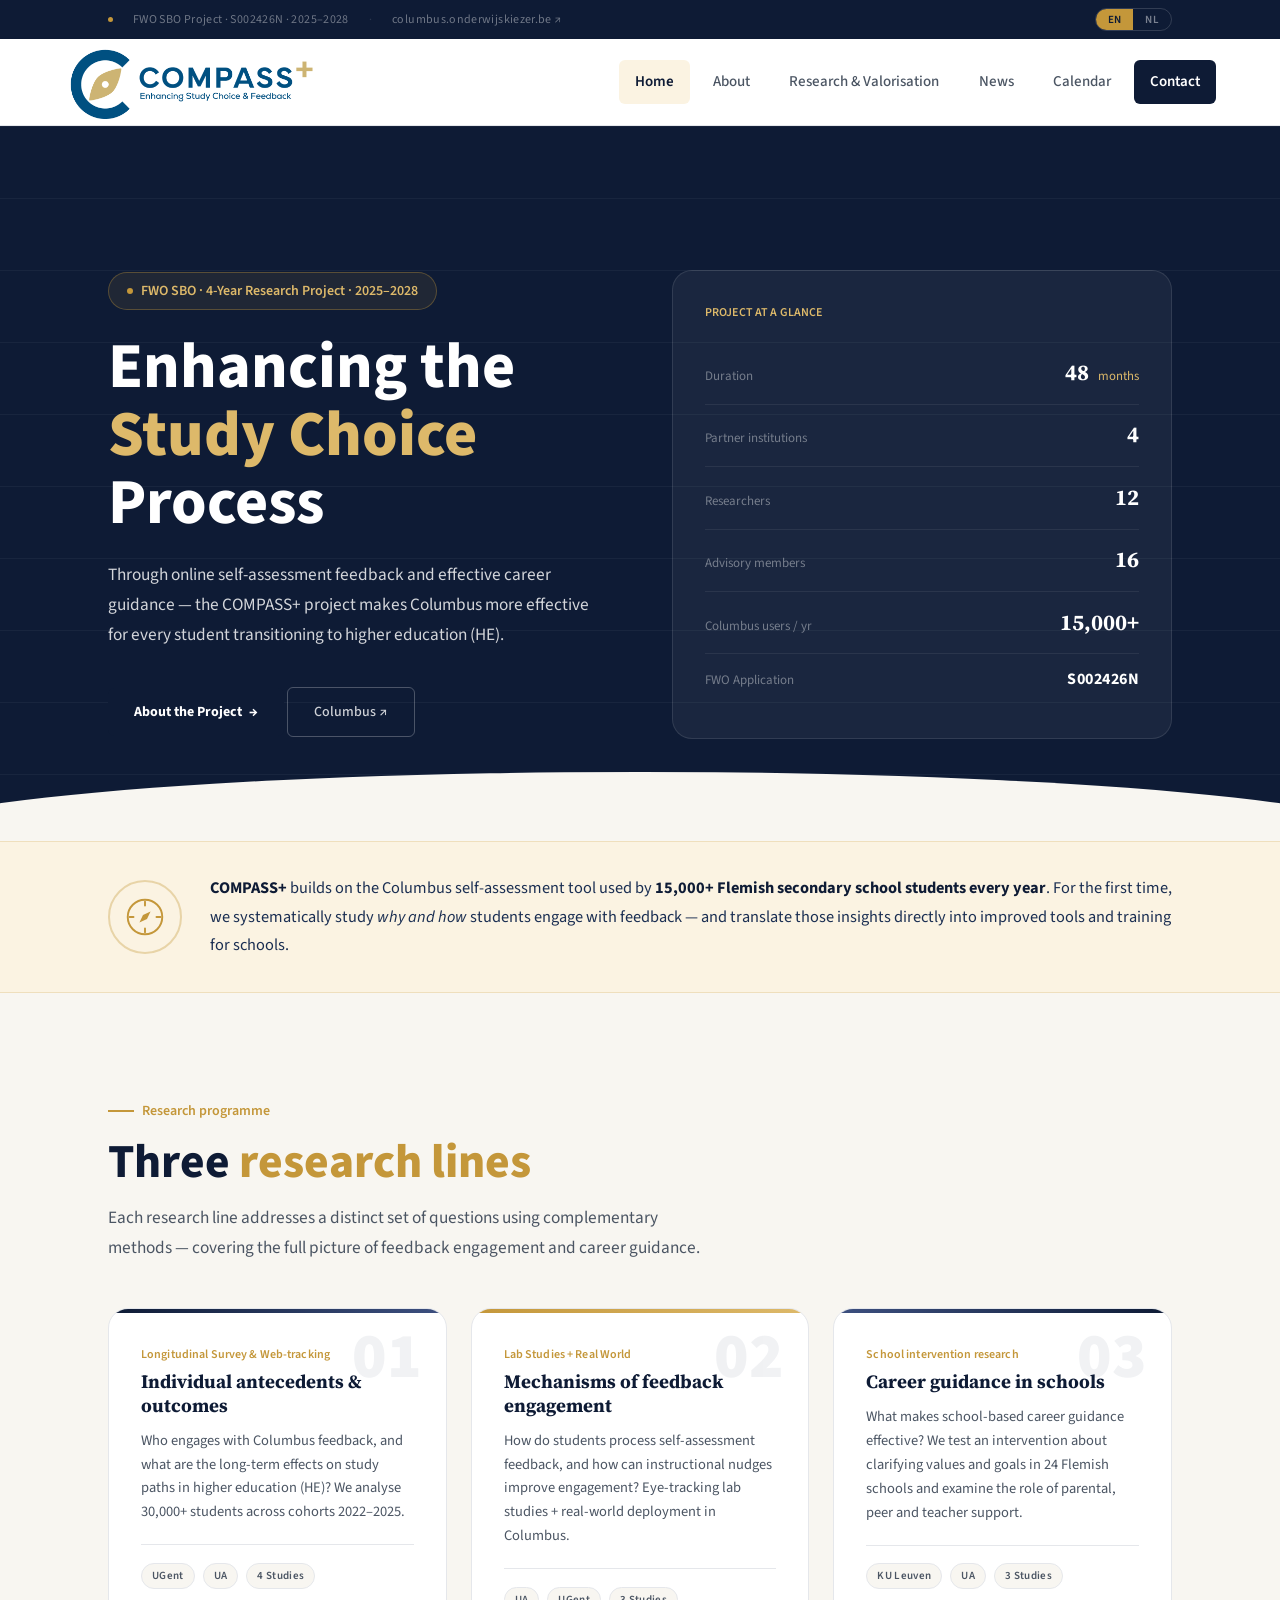
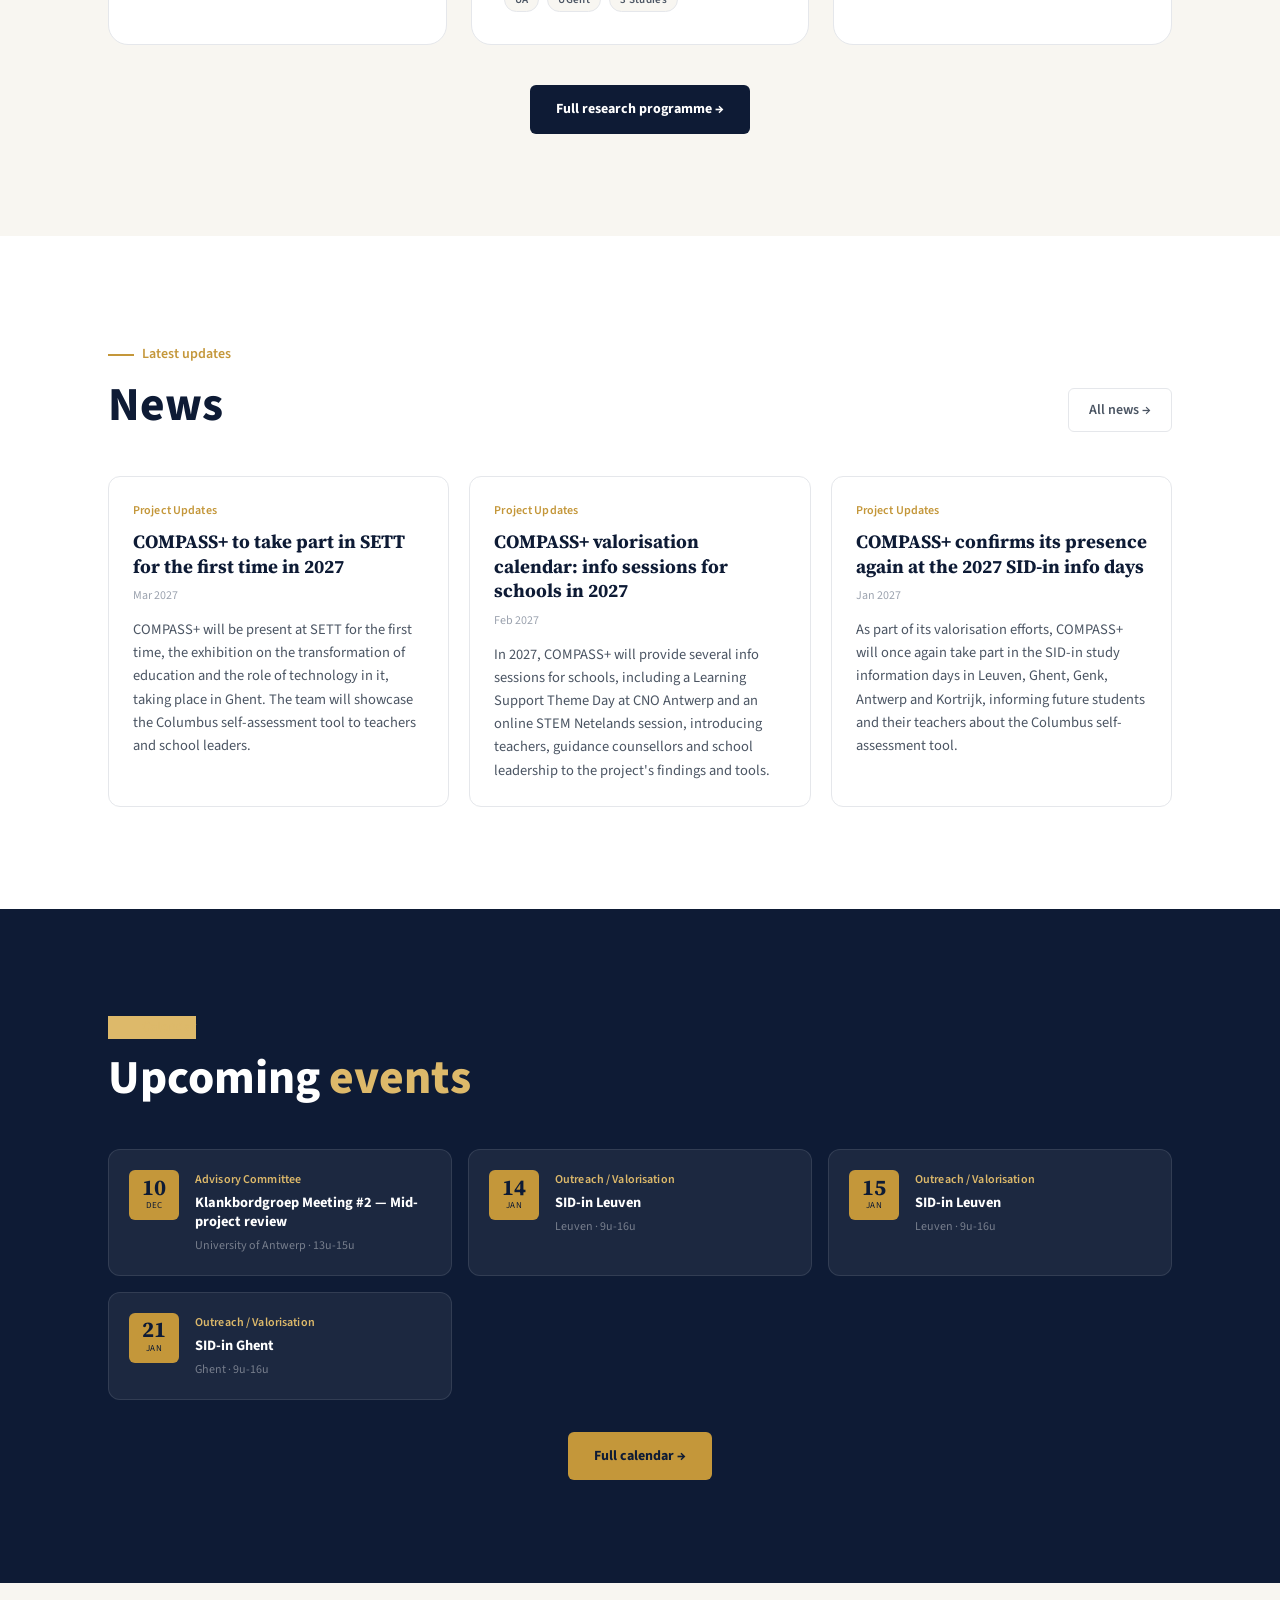
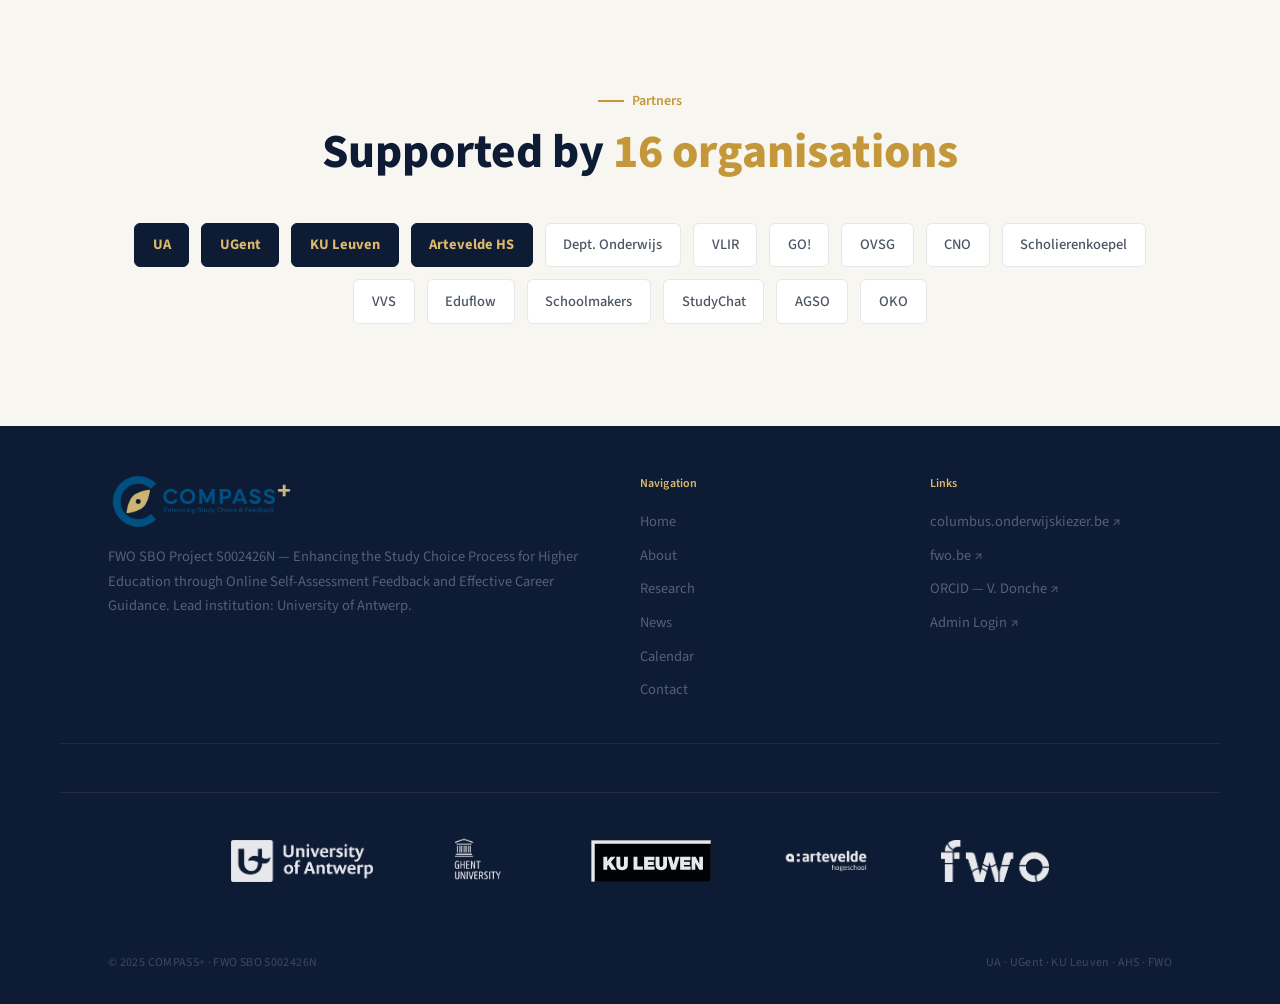
<file: index.html>
<!DOCTYPE html>
<html lang="en" data-lang="en">
<head>
<meta charset="UTF-8">
<meta name="viewport" content="width=device-width, initial-scale=1.0">
<meta name="description" content="COMPASS+ — FWO SBO research project enhancing study choice for higher education through Columbus self-assessment feedback.">
<meta property="og:title" content="COMPASS+ | FWO SBO Research Project">
<meta property="og:description" content="Enhancing the Study Choice Process for Higher Education through Online Self-Assessment Feedback and Effective Career Guidance.">
<meta property="og:type" content="website">
<title>COMPASS+ | FWO SBO Research Project</title>
<link rel="preconnect" href="https://fonts.googleapis.com">
<link href="https://fonts.googleapis.com/css2?family=Source+Sans+3:wght@400;500;600;700;800&family=Source+Serif+4:opsz,wght@8..60,600;8..60,700&display=swap" rel="stylesheet">
<link rel="stylesheet" href="css/style.css">
<script src="https://identity.netlify.com/v1/netlify-identity-widget.js"></script>
</head>
<body>

<!-- ══════════════════════════════════════
  TOPBAR
══════════════════════════════════════ -->
<div class="topbar" id="topbar">
  <div class="container topbar-inner">
    <div class="topbar-left">
      <span class="topbar-dot"></span>
      <span class="en" id="topbar-text-en">FWO SBO Project · S002426N · 2025–2028</span>
      <span class="nl" id="topbar-text-nl">FWO SBO Project · S002426N · 2025–2028</span>
      <span class="topbar-sep">·</span>
      <a href="https://columbus.onderwijskiezer.be" target="_blank" rel="noopener">columbus.onderwijskiezer.be ↗</a>
    </div>
    <div class="topbar-right">
      <div class="lang-switcher">
        <button class="lang-btn active" id="btn-en" onclick="setLang('en')">EN</button>
        <button class="lang-btn" id="btn-nl" onclick="setLang('nl')">NL</button>
      </div>
    </div>
  </div>
</div>

<!-- ══════════════════════════════════════
  NAVBAR
══════════════════════════════════════ -->
<nav class="navbar" id="navbar">
  <div class="container navbar-inner">

    <a href="#" class="logo" onclick="showPage('home');return false;">
      <img src="./images/COMPASS-hor-rgb2.png" alt="COMPASS+" class="site-logo">
    </a>

    <ul class="nav-links" id="nav-links">
      <li><a href="#" id="nav-home" class="nav-link active" onclick="showPage('home');return false;">
        <span class="en">Home</span><span class="nl">Home</span></a></li>
      <li><a href="#" id="nav-about" class="nav-link" onclick="showPage('about');return false;">
        <span class="en">About</span><span class="nl">Over ons</span></a></li>
      <li><a href="#" id="nav-research" class="nav-link" onclick="showPage('research');return false;">
        <span class="en">Research & Valorisation</span><span class="nl">Onderzoek & Valorisatie</span></a></li>
      <li><a href="#" id="nav-news" class="nav-link" onclick="showPage('news');return false;">
        <span class="en">News</span><span class="nl">Nieuws</span></a></li>
      <li><a href="#" id="nav-calendar" class="nav-link" onclick="showPage('calendar');return false;">
        <span class="en">Calendar</span><span class="nl">Kalender</span></a></li>
      <li><a href="#" id="nav-contact" class="nav-link nav-cta" onclick="showPage('contact');return false;">
        Contact</a></li>
    </ul>

    <button class="hamburger" id="hamburger" aria-label="Menu">
      <span></span><span></span><span></span>
    </button>

  </div>
</nav>
  
<!-- Mobile drawer -->
<div class="mobile-drawer" id="mobile-drawer">
  <div class="mobile-drawer-inner">
    <button class="drawer-close" id="drawer-close">✕</button>
    <a href="#" onclick="showPage('home');closeMobile();return false;"><span class="en">Home</span><span class="nl">Home</span></a>
    <a href="#" onclick="showPage('about');closeMobile();return false;"><span class="en">About</span><span class="nl">Over ons</span></a>
    <a href="#" onclick="showPage('research');closeMobile();return false;"><span class="en">Research</span><span class="nl">Onderzoek</span></a>
    <a href="#" onclick="showPage('news');closeMobile();return false;"><span class="en">News</span><span class="nl">Nieuws</span></a>
    <a href="#" onclick="showPage('calendar');closeMobile();return false;"><span class="en">Calendar</span><span class="nl">Kalender</span></a>
    <a href="#" onclick="showPage('contact');closeMobile();return false;">Contact</a>
    <div class="mobile-lang">
      <button class="lang-btn active" id="mbtn-en" onclick="setLang('en')">EN</button>
      <button class="lang-btn" id="mbtn-nl" onclick="setLang('nl')">NL</button>
    </div>
  </div>
</div>

<!-- ══════════════════════════════════════
  PAGES
══════════════════════════════════════ -->

<!-- ── HOME ── -->
<div class="page active" id="page-home">

  <section class="hero">
    <div class="hero-bg"></div>
    <div class="hero-orb hero-orb1"></div>
    <div class="hero-orb hero-orb2"></div>
    <div class="container hero-grid">
      <div class="hero-content">
        <div class="badge">
          <span class="badge-dot"></span>
          <span class="en">FWO SBO · 4-Year Research Project · 2025–2028</span>
          <span class="nl">FWO SBO · 4-jarig Onderzoeksproject · 2025–2028</span>
        </div>
        <h1 class="hero-title">
          <span class="en">Enhancing the<br><em>Study Choice</em><br>Process</span>
          <span class="nl">Studiekeuze&shy;processen<br>voor <em>Hoger Onderwijs</em><br>Versterken</span>
        </h1>
        <p class="hero-desc">
          <span class="en">Through online self-assessment feedback and effective career guidance — the COMPASS+ project makes Columbus more effective for every student transitioning to higher education (HE).</span>
          <span class="nl">Via online zelfevaluatie-feedback en loopbaanbegeleiding — COMPASS+ maakt Columbus effectiever voor elke leerling in de transitie naar hoger onderwijs (HO).</span>
        </p>
        <div class="hero-btns">
          <a href="#" onclick="showPage('about');return false;" class="btn-primary">
            <span class="en">About the Project</span><span class="nl">Over het project</span> →
          </a>
          <a href="https://columbus.onderwijskiezer.be" target="_blank" class="btn-ghost">
            Columbus ↗
          </a>
        </div>
      </div>
      <div class="hero-panel">
        <div class="panel-label en">Project at a Glance</div>
        <div class="panel-label nl">Project in Cijfers</div>
        <div class="panel-row">
          <span class="panel-key en">Duration</span><span class="panel-key nl">Looptijd</span>
          <span class="panel-val">48 <small class="en">months</small><small class="nl">maanden</small></span>
        </div>
        <div class="panel-row">
          <span class="panel-key en">Partner institutions</span><span class="panel-key nl">Partnerinstellingen</span>
          <span class="panel-val">4</span>
        </div>
        <div class="panel-row">
          <span class="panel-key en">Researchers</span>
          <span class="panel-key nl">Onderzoekers</span>
          <span class="panel-val">12</span>
        </div>
        <div class="panel-row">
          <span class="panel-key en">Advisory members</span><span class="panel-key nl">Adviescommissie</span>
          <span class="panel-val">16</span>
        </div>
        <div class="panel-row">
          <span class="panel-key en">Columbus users / yr</span><span class="panel-key nl">Columbus gebruikers / jr</span>
          <span class="panel-val">15,000+</span>
        </div>
        <div class="panel-row">
          <span class="panel-key">FWO Application</span>
          <span class="panel-val panel-mono">S002426N</span>
        </div>
      </div>
    </div>
    <div class="hero-arc"></div>
  </section>

  <!-- Intro strip -->
  <div class="intro-strip">
    <div class="container intro-strip-inner">
      <div class="intro-icon" aria-hidden="true">
        <svg viewBox="0 0 48 48" focusable="false">
          <circle cx="24" cy="24" r="18"></circle>
          <path d="M29.8 18.2 26.1 26l-7.9 3.8 3.7-7.9 7.9-3.7Z"></path>
          <path d="M24 8v4M24 36v4M8 24h4M36 24h4"></path>
        </svg>
      </div>
      <p class="en"><strong>COMPASS+</strong> builds on the Columbus self-assessment tool used by <strong>15,000+ Flemish secondary school students every year</strong>. For the first time, we systematically study <em>why and how</em> students engage with feedback — and translate those insights directly into improved tools and training for schools.</p>
      <p class="nl"><strong>COMPASS+</strong> bouwt verder op de Columbus zelfevaluatietool die door <strong>meer dan 15.000 Vlaamse leerlingen per jaar</strong> wordt gebruikt. Voor het eerst onderzoeken we systematisch <em>waarom en hoe</em> leerlingen omgaan met feedback — en vertalen we die inzichten naar verbeterde tools en vorming voor scholen.</p>
    </div>
  </div>

  <!-- Research lines teaser -->
  <section class="section bg-cream">
    <div class="container">
      <div class="section-header reveal">
        <div class="section-tag en">Research programme</div>
        <div class="section-tag nl">Onderzoeksprogramma</div>
        <h2 class="section-title en">Three <em>research lines</em></h2>
        <h2 class="section-title nl">Drie <em>onderzoekslijnen</em></h2>
        <p class="section-lead en">Each research line addresses a distinct set of questions using complementary methods — covering the full picture of feedback engagement and career guidance.</p>
        <p class="section-lead nl">Elke onderzoekslijn beantwoordt specifieke vragen via complementaire methoden — samen bieden ze een volledig beeld van feedbackgebruik en studiekeuzebegeleiding.</p>
      </div>
      <div class="rl-grid">
        <div class="rl-card reveal" style="--delay:.05s">
          <div class="rl-bar" style="--c1:#0E1B35;--c2:#3D5080"></div>
          <div class="rl-num">01</div>
          <div class="rl-tag en">Longitudinal Survey & Web-tracking</div>
          <div class="rl-tag nl">Longitudinaal Survey & Web-tracking</div>
          <h3 class="rl-title en">Individual antecedents & outcomes</h3>
          <h3 class="rl-title nl">Individuele antecedenten & uitkomsten</h3>
          <p class="rl-desc en">Who engages with Columbus feedback, and what are the long-term effects on study paths in higher education (HE)? We analyse 30,000+ students across cohorts 2022–2025.</p>
          <p class="rl-desc nl">Wie gebruikt de Columbus-feedback en wat zijn de langetermijneffecten op studietrajecten in hoger onderwijs (HO)? We analyseren 30.000+ leerlingen uit cohorten 2022–2025.</p>
          <div class="rl-chips">
            <span class="chip">UGent</span><span class="chip">UA</span><span class="chip">4 Studies</span>
          </div>
        </div>
        <div class="rl-card reveal" style="--delay:.12s">
          <div class="rl-bar" style="--c1:#C4973A;--c2:#DDB96A"></div>
          <div class="rl-num">02</div>
          <div class="rl-tag en">Lab Studies + Real World</div>
          <div class="rl-tag nl">Labstudies + Praktijk</div>
          <h3 class="rl-title en">Mechanisms of feedback engagement</h3>
          <h3 class="rl-title nl">Mechanismen van feedbackgebruik</h3>
          <p class="rl-desc en">How do students process self-assessment feedback, and how can instructional nudges improve engagement? Eye-tracking lab studies + real-world deployment in Columbus.</p>
          <p class="rl-desc nl">Hoe verwerken leerlingen zelfevaluatiefeedback en hoe kunnen nudges het gebruik verbeteren? Eye-tracking labstudies + implementatie in Columbus.</p>
          <div class="rl-chips">
            <span class="chip">UA</span><span class="chip">UGent</span><span class="chip">3 Studies</span>
          </div>
        </div>
        <div class="rl-card reveal" style="--delay:.2s">
          <div class="rl-bar" style="--c1:#3D5080;--c2:#0E1B35"></div>
          <div class="rl-num">03</div>
          <div class="rl-tag en">School intervention research</div>
          <div class="rl-tag nl">Schoolinterventieonderzoek</div>
          <h3 class="rl-title en">Career guidance in schools</h3>
          <h3 class="rl-title nl">Studiekeuzebegeleiding op school</h3>
          <p class="rl-desc en">What makes school-based career guidance effective? We test an intervention about clarifying values and goals in 24 Flemish schools and examine the role of parental, peer and teacher support.</p>
          <p class="rl-desc nl">Wat maakt schoolgebaseerde studiekeuzebegeleiding effectief? We testen een interventie gericht op de verduidelijking van waarden en doelen in 24 Vlaamse scholen en onderzoeken ouder-, peer- en leerkrachtondersteuning.</p>
          <div class="rl-chips">
            <span class="chip">KU Leuven</span> <span class="chip">UA</span><span class="chip">3 Studies</span>
          </div>
        </div>
      </div>
      <div class="reveal" style="text-align:center;margin-top:2.5rem">
        <a href="#" onclick="showPage('research');return false;" class="btn-primary">
          <span class="en">Full research programme →</span>
          <span class="nl">Volledig onderzoeksprogramma →</span>
        </a>
      </div>
    </div>
  </section>

  <!-- Latest news teaser -->
  <section class="section bg-white">
    <div class="container">
      <div class="section-header reveal" style="display:flex;justify-content:space-between;align-items:flex-end;flex-wrap:wrap;gap:1rem">
        <div>
          <div class="section-tag en">Latest updates</div>
          <div class="section-tag nl">Laatste nieuws</div>
          <h2 class="section-title en">News </h2>
          <h2 class="section-title nl">Nieuws </h2>
        </div>
        <a href="#" onclick="showPage('news');return false;" class="btn-outline">
          <span class="en">All news →</span><span class="nl">Alle nieuws →</span>
        </a>
      </div>
      <div class="news-teaser-grid reveal" id="home-news"></div>
    </div>
  </section>

  <!-- Upcoming events teaser -->
  <section class="section bg-navy">
    <div class="container">
      <div class="section-header reveal">
        <div class="section-tag light">Calendar</div>
        <h2 class="section-title light en">Upcoming <em>events</em></h2>
        <h2 class="section-title light nl">Komende <em>activiteiten</em></h2>
      </div>
      <div class="events-teaser reveal" id="home-events"></div>
      <div style="margin-top:2rem;text-align:center">
        <a href="#" onclick="showPage('calendar');return false;" class="btn-gold">
          <span class="en">Full calendar →</span><span class="nl">Volledige kalender →</span>
        </a>
      </div>
    </div>
  </section>

  <!-- Partners strip -->
  <section class="section bg-cream">
    <div class="container">
      <div class="section-header reveal" style="text-align:center">
        <div class="section-tag" style="justify-content:center">Partners</div>
        <h2 class="section-title en">Supported by <em>16 organisations</em></h2>
        <h2 class="section-title nl">Ondersteund door <em>16 organisaties</em></h2>
      </div>
      <div class="partner-logos reveal">
        <div class="partner-logo-item highlight">UA</div>
        <div class="partner-logo-item highlight">UGent</div>
        <div class="partner-logo-item highlight">KU Leuven</div>
        <div class="partner-logo-item highlight">Artevelde HS</div>
        <div class="partner-logo-item">Dept. Onderwijs</div>
        <div class="partner-logo-item">VLIR</div>
        <div class="partner-logo-item">GO!</div>
        <div class="partner-logo-item">OVSG</div>
        <div class="partner-logo-item">CNO</div>
        <div class="partner-logo-item">Scholierenkoepel</div>
        <div class="partner-logo-item">VVS</div>
        <div class="partner-logo-item">Eduflow</div>
        <div class="partner-logo-item">Schoolmakers</div>
        <div class="partner-logo-item">StudyChat</div>
        <div class="partner-logo-item">AGSO</div>
        <div class="partner-logo-item">OKO</div>
      </div>
    </div>
  </section>

</div><!-- /page-home -->


<!-- ── ABOUT ── -->
<div class="page" id="page-about">
  <section class="page-hero bg-navy">
    <div class="hero-orb hero-orb1" style="opacity:.4"></div>
    <div class="container">
      <div class="page-hero-content reveal">
        <div class="badge"><span class="badge-dot"></span>
          <span class="en">About the Project</span><span class="nl">Over het Project</span>
        </div>
        <h1 class="page-hero-title">
          <span class="en">Who we are &amp;<br><em>what we do</em></span>
          <span class="nl">Wie we zijn &amp;<br><em>wat we doen</em></span>
        </h1>
        <p class="page-hero-lead en">An interdisciplinary consortium of four Flemish institutions united by one mission: helping every student make a well-informed study choice for higher education (HE).</p>
        <p class="page-hero-lead nl">Een interdisciplinair consortium van vier Vlaamse instellingen, verenigd door één missie: elke leerling helpen een weloverwogen studiekeuze te maken voor het hoger onderwijs (HO).</p>
      </div>
    </div>
    <div class="hero-arc"></div>
  </section>

  <section class="section bg-cream">
    <div class="container two-col">
      <div class="reveal">
        <div class="section-tag en">Mission</div>
        <div class="section-tag nl">Missie</div>
        <h2 class="section-title en">Why <em>COMPASS+</em>?</h2>
        <h2 class="section-title nl">Waarom <em>COMPASS+</em>?</h2>
        <div class="prose en">
          <p>Low academic success rates in higher education (HE) are a global concern. In Flanders, only <strong>29.5% of bachelor's students graduate within the theoretical duration</strong>. A key factor is the poor quality of the study choice process — particularly for students without optimal school guidance.</p>
          <p>The <strong>Columbus project</strong>, initiated in 2016 by the Flemish Ministry of Education, provides an online self-assessment tool with 15,000+ users per year. Despite its widespread adoption, the effectiveness of its feedback has never been empirically studied.</p>
          <p>COMPASS+ fills this gap with a 4-year mixed-methods research programme — and immediately translates findings into tools, training, and interventions through four valorization streams.</p>
        </div>
        <div class="prose nl">
          <p>Lage academische succespercentages in het hoger onderwijs (HO) zijn een wereldwijde zorg. In Vlaanderen haalt slechts <strong>29,5% van de bachelorstudenten een diploma binnen de theoretische studieduur</strong>. Een sleutelfactor is de slechte kwaliteit van het studiekeuzeproces.</p>
          <p>Het <strong>Columbus-project</strong>, gestart in 2016 door het Vlaams Ministerie van Onderwijs, biedt een online zelfevaluatie-instrument met 15.000+ gebruikers per jaar. Ondanks de brede adoptie is de effectiviteit van de feedback nooit empirisch onderzocht.</p>
          <p>COMPASS+ vult deze lacune met een 4-jarig mixed-methods onderzoeksprogramma — en vertaalt bevindingen meteen naar tools, vorming en interventies via vier valorisatielijnen.</p>
        </div>
      </div>
      <div class="value-cards reveal" style="--delay:.15s">
        <div class="value-card">
          <div class="value-icon">🔬</div>
          <div>
            <h4 class="en">Evidence-based</h4><h4 class="nl">Evidence-based</h4>
            <p class="en">Every valorization product is grounded in empirical findings from the three research lines.</p>
            <p class="nl">Elk valorisatieproduct is gebaseerd op empirische bevindingen uit de drie onderzoekslijnen.</p>
          </div>
        </div>
        <div class="value-card">
          <div class="value-icon">🤝</div>
          <div>
            <h4 class="en">Co-creation</h4><h4 class="nl">Co-creatie</h4>
            <p class="en">16 advisory committee members from policy, schools, student organisations and professional partners.</p>
            <p class="nl">16 leden van de adviescommissie uit beleid, scholen, leerlingenorganisaties en professionele partners.</p>
          </div>
        </div>
        <div class="value-card">
          <div class="value-icon">🔓</div>
          <div>
            <h4 class="en">Open access</h4><h4 class="nl">Open access</h4>
            <p class="en">All products are integrated into the Columbus platform — freely accessible to all Flemish students, teachers and counselors.</p>
            <p class="nl">Alle producten worden geïntegreerd in het Columbus-platform — vrij toegankelijk voor alle Vlaamse leerlingen, leerkrachten en begeleiders.</p>
          </div>
        </div>
        <div class="value-card">
          <div class="value-icon">⚡</div>
          <div>
            <h4 class="en">Direct impact</h4><h4 class="nl">Directe impact</h4>
            <p class="en">Research feeds immediately into improved tools and school interventions — during the project, not after.</p>
            <p class="nl">Onderzoek leidt meteen tot verbeterde tools en schoolinterventies — tijdens het project, niet erna.</p>
          </div>
        </div>
      </div>
    </div>
  </section>

  <section class="section bg-white">
    <div class="container">
      <div class="section-header reveal">
        <div class="section-tag en">Research team</div>
        <div class="section-tag nl">Onderzoeksteam</div>
        <h2 class="section-title en">The <em>consortium</em></h2>
        <h2 class="section-title nl">Het <em>consortium</em></h2>
        <p class="section-lead en">Four institutions, complementary expertise — educational sciences, cognitive psychology, school psychology, and applied career guidance.</p>
        <p class="section-lead nl">Vier instellingen, complementaire expertise — onderwijswetenschappen, cognitieve psychologie, schoolpsychologie en toegepaste loopbaanbegeleiding.</p>
      </div>
      <div class="team-grid reveal" id="team-grid"></div>

        </div>
  </section>
</div><!-- /about -->

<!-- ── RESEARCH ── -->
<div class="page" id="page-research">
  <section class="page-hero bg-navy">
    <div class="hero-orb hero-orb1" style="opacity:.4"></div>
    <div class="container">
      <div class="page-hero-content reveal">
        <div class="badge"><span class="badge-dot"></span>
          <span class="en">Research programme</span><span class="nl">Onderzoeksprogramma</span>
        </div>
        <h1 class="page-hero-title">
          <span class="en">Three <em>research lines</em></span>
          <span class="nl">Drie <em>Onderzoekslijnen</em></span>
        </h1>
        <p class="page-hero-lead en">A 4-year mixed-methods programme combining longitudinal data analysis, eye-tracking lab studies, and school-based intervention research.</p>
        <p class="page-hero-lead nl">Een 4-jarig mixed-methods programma dat longitudinale data-analyse, eye-tracking labstudies en schoolgebaseerd interventieonderzoek combineert.</p>
      </div>
    </div>
    <div class="hero-arc"></div>
  </section>

  <section class="section bg-cream">
    <div class="container">
      <div class="rl-tabs reveal">
        <button class="rl-tab active" onclick="switchRL(1)">
          <span class="en">Research Line 1</span><span class="nl">Onderzoekslijn 1</span>
        </button>
        <button class="rl-tab" onclick="switchRL(2)">
          <span class="en">Research Line 2</span><span class="nl">Onderzoekslijn 2</span>
        </button>
        <button class="rl-tab" onclick="switchRL(3)">
          <span class="en">Research Line 3</span><span class="nl">Onderzoekslijn 3</span>
        </button>
      </div>

      <div class="rl-panel active" id="rl-panel-1">
        <div class="two-col">
          <div>
            <div class="rl-tag en">Longitudinal Survey & Web-tracking </div>
            <div class="rl-tag nl">Longitudinaal Surveyonderzoek & Web-tracking </div>
            <h2 class="section-title en">Individual antecedents &amp; <em>outcomes</em></h2>
            <h2 class="section-title nl">Individuele antecedenten &amp; <em>uitkomsten</em></h2>
            <p class="prose en">Using Columbus web tracking data from 30,000+ students (Cohorts 2022–2025), this research line explores which students engage with feedback, identifies distinct engagement profiles, and traces long-term effects on study paths in higher education (HE).</p>
            <p class="prose nl">Via Columbus webtracking-data van 30.000+ leerlingen (cohorten 2022–2025) onderzoekt deze lijn welke leerlingen feedback gebruiken, identificeert engagementprofielen en volgt langetermijneffecten op studietrajecten in hoger onderwijs (HO).</p>
            <ul class="obj-list">
              <li><span class="obj-num">RO 1.1</span><span class="en">Explore individual antecedents of behavioral feedback (dis)engagement using Columbus web tracking data</span><span class="nl">Verken individuele antecedenten van gedragsmatig feedbackgebruik via Columbus webtracking-data</span></li>
              <li><span class="obj-num">RO 1.2</span><span class="en">Person-centered approach via Latent Profile Analysis (LPA) of feedback engagement</span><span class="nl">Persoonsgerichte aanpak via Latent Profielanalyse (LPA) van feedbackgebruik</span></li>
              <li><span class="obj-num">RO 1.3</span><span class="en">Contribution of behavioral feedback engagement to study paths in HE</span><span class="nl">Bijdrage van feedbackgebruik aan studietrajecten in HO</span></li>
            </ul>
          </div>
          <div class="studies-box">
            <div class="studies-label en">(Planned) Publications</div>
            <div class="studies-label nl">(Geplande) Publicaties</div>
            <div class="study-row"><span class="study-badge">1.1</span><div><strong class="en">Antecedents analysis <em>— ongoing</em></strong><strong class="nl">Antecedenten-analyse<em>— ongoing</em></strong><p class="en">Exploratory regression · N>30,000 · Cohorts 2022–2025 · Web tracking data</p><p class="nl">Exploratieve regressie · N>30.000 · Cohorten 2022–2025 · Webtracking-data</p></div></div>
           
          </div>
        </div>
      </div>

      <div class="rl-panel" id="rl-panel-2">
        <div class="two-col">
          <div>
            <div class="rl-tag en">Lab Studies + Real-World Deployment</div>
            <div class="rl-tag nl">Labstudies + Implementatie in de Praktijk</div>
            <h2 class="section-title en">Mechanisms of <em>feedback engagement</em></h2>
            <h2 class="section-title nl">Mechanismen van <em>feedbackgebruik</em></h2>
            <p class="prose en">Through eye-tracking lab studies and real-world deployment in Columbus, this line examines how motivational and social comparison instructional nudges affect cognitive, emotional, and behavioral engagement — and how self-efficacy and self-regulation moderate these effects.</p>
            <p class="prose nl">Via eye-tracking labstudies en implementatie in Columbus onderzoekt deze lijn hoe motivationele en sociale vergelijkingsnudges cognitief, emotioneel en gedragsmatig engagement beïnvloeden — en hoe zelfeffectiviteit en zelfregulatie dit modereren.</p>
            <ul class="obj-list">
              <li><span class="obj-num">RO 2.1</span><span class="en">Effectiveness of motivational vs. social comparison nudge interventions on all three forms of feedback engagement</span><span class="nl">Effectiviteit van motivationele vs. sociale vergelijkingsnudges op alle drie vormen van feedbackengagement</span></li>
              <li><span class="obj-num">RO 2.2</span><span class="en">Moderating role of academic self-efficacy on nudge effects</span><span class="nl">Modererende rol van academische zelfeffectiviteit op nudge-effecten</span></li>
              <li><span class="obj-num">RO 2.3</span><span class="en">Moderating role of self-regulation on nudge intervention effectiveness</span><span class="nl">Modererende rol van zelfregulatie op de effectiviteit van nudge-interventies</span></li>
            </ul>
          </div>
          <div class="studies-box">
            <div class="studies-label en">(Planned) Publications</div>
            <div class="studies-label nl">(Geplande) Publicaties</div>
            <div class="study-row"><span class="study-badge">2.1</span><div><strong class="en">Lab Study — Self-efficacy <em>— ongoing</em></strong><strong class="nl">Labstudie — Zelfeffectiviteit <em>— ongoing</em></strong><p class="en">~60 SE students · Eye-tracking + cued recall interviews · Antwerp Social Lab · 3 conditions</p><p class="nl">~60 SO-leerlingen · Eye-tracking + gestimuleerde retrospectieve interviews · Antwerp Social Lab · 3 condities</p></div></div>
          
          </div>
        </div>
      </div>

      <div class="rl-panel" id="rl-panel-3">
        <div class="two-col">
          <div>
            <div class="rl-tag en">School-based intervention research</div>
            <div class="rl-tag nl">Schoolgebaseerd interventieonderzoek</div>
            <h2 class="section-title en">Career guidance <em>in schools</em></h2>
            <h2 class="section-title nl">Studiekeuzebegeleiding <em>op school</em></h2>
            <p class="prose en">This research line investigates what makes school-based career guidance effective, tests a micro-trial intervention on values and goals clarification, and examines the role of parental, peer and teacher support in students' career exploration and study choice outcomes.</p>
            <p class="prose nl">Deze onderzoekslijn onderzoekt wat schoolgebaseerde studiekeuzebegeleiding effectief maakt, test een micro-trial interventie rond het verduidelijken van waarden en doelen, en bestudeert de rol van ouder-, peer- en leerkrachtondersteuning in loopbaanexploratie en studiekeuze-uitkomsten.</p>
            <ul class="obj-list">
              <li><span class="obj-num">RO 3.1</span><span class="en">Critical modalities for integrating Columbus within school-based career guidance</span><span class="nl">Kritische modaliteiten voor de integratie van Columbus in schoolgebaseerde studiekeuzebegeleiding</span></li>
              <li><span class="obj-num">RO 3.2</span><span class="en">Test if values &amp; goals clarification intervention enhances Columbus effectiveness</span><span class="nl">Test of een waardeverduidelijkingsinterventie de effectiviteit van Columbus vergroot</span></li>
              <li><span class="obj-num">RO 3.3</span><span class="en">Joint role of perceived parental, peer and teacher social support on career exploration outcomes</span><span class="nl">Gezamenlijke rol van ervaren ouder-, peer- en leerkrachtondersteuning op uitkomsten van loopbaanexploratie</span></li>
              <li><span class="obj-num">RO 3.4</span><span class="en">Interplay between school-based intervention and social support</span><span class="nl">Wisselwerking tussen schoolgebaseerde interventie en sociale ondersteuning</span></li>
            </ul>
          </div>
          <div class="studies-box">
            <div class="studies-label en">(Planned) Publications</div>
            <div class="studies-label nl">(Geplande) Publicaties</div>
            <div class="study-row"><span class="study-badge">3.1</span><div><strong class="en">Online school survey</strong> <em>— ongoing</em> <strong class="nl">Online schoolsurvey <em>— ongoing</em> </strong><p class="en">All Columbus-using schools · Multi-level analyses · Career guidance modalities vs. outcomes</p><p class="nl">Alle scholen die Columbus gebruiken · Multiniveau-analyses · Begeleidingsmodaliteiten vs. uitkomsten</p></div></div>
            <div class="study-row"><span class="study-badge">3.2</span><div><strong class="en">Micro-trial intervention</strong> <em>— ongoing</em> <strong class="nl">Micro-trial interventie <em>— ongoing</em> </strong><p class="en">24 schools · 6 per guidance profile · N≈1,043 students · Values clarification vs. control</p><p class="nl">24 scholen · 6 per begeleidingsprofiel · N≈1.043 leerlingen · Waardeverduidelijking vs. controle</p></div></div>
           
          </div>
        </div>
      </div>
    </div>
  </section>

<section class="section bg-white">
  <div class="container">
    <div class="section-header reveal">
      <div class="section-tag en">Valorisation</div>
      <div class="section-tag nl">Valorisatie</div>
      <h2 class="section-title en">From research to <em>impact</em></h2>
      <h2 class="section-title nl">Van onderzoek naar <em>impact</em></h2>
      <p class="section-lead en">COMPASS+ translates research findings into concrete tools, training and recommendations for schools, counsellors, students and policymakers.</p>
      <p class="section-lead nl">COMPASS+ vertaalt onderzoeksresultaten naar concrete tools, vorming en aanbevelingen voor scholen, begeleiders, leerlingen en beleidsmakers.</p>
    </div>

    <div class="rl-grid">
      <div class="rl-card reveal">
        <div class="rl-tag en">Tool improvement</div>
        <div class="rl-tag nl">Toolverbetering</div>
        <h3 class="rl-title en">Improved Columbus feedback</h3>
        <h3 class="rl-title nl">Verbeterde Columbus-feedback</h3>
        <p class="rl-desc en">Research insights are translated into improved feedback designs, instructional videos and nudges within the Columbus platform.</p>
        <p class="rl-desc nl">Onderzoeksinzichten worden vertaald naar verbeterde feedbackontwerpen, instructievideo’s en nudges binnen het Columbus-platform.</p>
      </div>

      <div class="rl-card reveal">
        <div class="rl-tag en">Professional development</div>
        <div class="rl-tag nl">Professionalisering</div>
        <h3 class="rl-title en">Training for schools</h3>
        <h3 class="rl-title nl">Vorming voor scholen</h3>
        <p class="rl-desc en">Teachers, counsellors and coaches receive training and materials to use Columbus feedback more effectively in study choice guidance.</p>
        <p class="rl-desc nl">Leerkrachten, studiekeuzebegeleiders en coaches krijgen vorming en materialen om Columbus-feedback effectiever te gebruiken in studiekeuzebegeleiding.</p>
      </div>

      <div class="rl-card reveal">
        <div class="rl-tag en">School practice</div>
        <div class="rl-tag nl">Schoolpraktijk</div>
        <h3 class="rl-title en">Guidance tools and interventions</h3>
        <h3 class="rl-title nl">Begeleidingstools en interventies</h3>
        <p class="rl-desc en">The project develops and tests school-based interventions that help students clarify values, goals and study choice priorities.</p>
        <p class="rl-desc nl">Het project ontwikkelt en test schoolgebaseerde interventies die leerlingen helpen om waarden, doelen en studiekeuzeprioriteiten te verhelderen.</p>
      </div>
    </div>
  </div>
</section>


  
</div><!-- /research -->

<!-- ── NEWS ── -->
<div class="page" id="page-news">
  <section class="page-hero bg-navy" style="padding-bottom:4rem">
    <div class="hero-orb hero-orb1" style="opacity:.4"></div>
    <div class="container">
      <div class="page-hero-content reveal">
        <div class="badge"><span class="badge-dot"></span>
          <span class="en">Latest updates</span><span class="nl">Laatste nieuws</span>
        </div>
        <h1 class="page-hero-title">
          <span class="en">News </span>
          <span class="nl">Nieuws </span>
        </h1>
      </div>
    </div>
    <div class="hero-arc"></div>
  </section>
  <section class="section bg-cream">
    <div class="container">
      <div class="news-filter reveal">
        <button class="filter-btn active" onclick="filterNews('all')">
          <span class="en">All</span><span class="nl">Alles</span>
        </button>
        <button class="filter-btn" onclick="filterNews('Publication')">
          <span class="en">Publications</span><span class="nl">Publicaties</span>
        </button>
        <button class="filter-btn" onclick="filterNews('Conference')">
          <span class="en">Conferences</span><span class="nl">Conferenties</span>
        </button>
        <button class="filter-btn" onclick="filterNews('Advisory Committee')">
          <span class="en">Advisory Committee</span><span class="nl">Klankbordgroep</span>
        </button>
        <button class="filter-btn" onclick="filterNews('Project Updates')">
          <span class="en">Project Updates</span><span class="nl">Projectupdates</span>
        </button>
      </div>
      <div class="news-full-grid reveal" id="news-full-grid"></div>
    </div>
  </section>
</div><!-- /news -->

<!-- ── CALENDAR ── -->
<div class="page" id="page-calendar">
  <section class="page-hero bg-navy" style="padding-bottom:4rem">
    <div class="hero-orb hero-orb1" style="opacity:.4"></div>
    <div class="container">
      <div class="page-hero-content reveal">
        <div class="badge"><span class="badge-dot"></span>
          <span class="en">Events & milestones</span><span class="nl">Activiteiten & mijlpalen</span>
        </div>
        <h1 class="page-hero-title">
          <span class="en"><em>Calendar</em></span>
          <span class="nl"><em>Kalender</em></span>
        </h1>
      </div>
    </div>
    <div class="hero-arc"></div>
  </section>
  <section class="section bg-cream">
    <div class="container cal-layout">
      <div class="cal-sidebar">
        <div class="mini-cal">
          <div class="mini-cal-header">
            <button class="cal-nav" onclick="changeMonth(-1)">‹</button>
            <span id="cal-label" class="mini-cal-month"></span>
            <button class="cal-nav" onclick="changeMonth(1)">›</button>
          </div>
          <div class="mini-cal-weekdays">
            <span>Mo</span><span>Tu</span><span>We</span><span>Th</span><span>Fr</span><span>Sa</span><span>Su</span>
          </div>
          <div class="mini-cal-days" id="mini-cal-days"></div>
        </div>
        <div class="cal-legend">
          <div class="leg-item"><span class="leg-dot" style="background:var(--gold)"></span><span class="en">Advisory Committee</span><span class="nl">Klankbordgroep</span></div>
          <div class="leg-item"><span class="leg-dot" style="background:#3D5080"></span><span class="en">Outreach / Valorisation</span><span class="nl">Outreach / Valorisatie</span></div>
          <div class="leg-item"><span class="leg-dot" style="background:#0E1B35"></span><span class="en">Conference</span><span class="nl">Conferentie</span></div>
          <div class="leg-item"><span class="leg-dot" style="background:#2D7A4F"></span><span class="en">Study</span><span class="nl">Labstudie</span></div>
        </div>
      </div>
      <div class="cal-events-list reveal" id="cal-events-list"></div>
    </div>
  </section>
</div><!-- /calendar -->

<!-- ── CONTACT ── -->
<div class="page" id="page-contact">
  <section class="page-hero bg-navy" style="padding-bottom:4rem">
    <div class="hero-orb hero-orb1" style="opacity:.4"></div>
    <div class="container">
      <div class="page-hero-content reveal">
        <div class="badge"><span class="badge-dot"></span>Contact</div>
        <h1 class="page-hero-title">
          <span class="en">Get in <em>Touch</em></span>
          <span class="nl">Neem <em>contact op</em></span>
        </h1>
        <p class="page-hero-lead en">For collaborations, school partnerships, media requests, or general questions about COMPASS+.</p>
        <p class="page-hero-lead nl">Voor samenwerkingen, schoolpartnerschappen, mediaverzoeken of algemene vragen over COMPASS+.</p>
      </div>
    </div>
    <div class="hero-arc"></div>
  </section>
  <section class="section bg-cream">
    <div class="container two-col">
      <div class="reveal">
        <div class="section-tag en">Contact information</div>
        <div class="section-tag nl">Contactgegevens</div>
        <h2 class="section-title en">We'd love to <em>hear from you</em></h2>
        <h2 class="section-title nl">Neem gerust <em>contact op</em></h2>
        <p class="prose en">Interested in collaborating, implementing Columbus in your school, inviting a researcher for a talk, or learning more about the project?</p>
        <p class="prose nl">Geïnteresseerd in samenwerken, Columbus implementeren in uw school, een onderzoeker uitnodigen, of meer weten over het project?</p>
        <div class="contact-details">
          <div class="contact-item">
            <div class="c-icon">👤</div>
            <div>
              <div class="c-label en">Principal Investigator</div>
              <div class="c-label nl">Hoofdonderzoeker</div>
              <div class="c-val">Prof. Vincent Donche</div>
            </div>
          </div>
          <div class="contact-item">
            <div class="c-icon">🏛️</div>
            <div>
              <div class="c-label en">Host Institution</div>
              <div class="c-label nl">Coördinerende Instelling</div>
              <div class="c-val">University of Antwerp — Research Group Edubron</div>
            </div>
          </div>
          <div class="contact-item">
            <div class="c-icon">🌐</div>
            <div>
              <div class="c-label">Columbus</div>
              <div class="c-val"><a href="https://columbus.onderwijskiezer.be" target="_blank">columbus.onderwijskiezer.be ↗</a></div>
            </div>
          </div>
          <div class="contact-item">
            <div class="c-icon">💼</div>
            <div>
              <div class="c-label en">Funder</div>
              <div class="c-label nl">Financierder</div>
              <div class="c-val">FWO — Research Foundation Flanders · S002426N</div>
            </div>
          </div>
        </div>
      </div>
      <div class="reveal" style="--delay:.15s">
        <form class="contact-form" id="contact-form" action="https://formspree.io/f/mzdoyrgl" method="POST">

  <div class="form-row">
    <div class="form-group">
      <label class="en">First name</label>
      <label class="nl">Voornaam</label>
      <input type="text" name="first_name" class="form-input" placeholder="Jan" required>
    </div>

    <div class="form-group">
      <label class="en">Last name</label>
      <label class="nl">Achternaam</label>
      <input type="text" name="last_name" class="form-input" placeholder="Janssen" required>
    </div>
  </div>

  <div class="form-group">
    <label class="en">Email</label>
    <label class="nl">E-mailadres</label>
    <input type="email" name="email" class="form-input" placeholder="jan@school.be" required>
  </div>

  <div class="form-group">
    <label class="en">I am a...</label>
    <label class="nl">Ik ben een...</label>

    <select name="role" class="form-input">
      <option value="Teacher / School counselor">Teacher / School counselor</option>
      <option value="School administrator">School administrator</option>
      <option value="Researcher / Academic">Researcher / Academic</option>
      <option value="Policymaker">Policymaker</option>
      <option value="Other">Other</option>
    </select>
  </div>

  <div class="form-group">
    <label class="en">Message</label>
    <label class="nl">Bericht</label>
    <textarea name="message" class="form-input" rows="5" required></textarea>
  </div>

  <button type="submit" class="btn-primary" id="submit-btn" style="width:100%;justify-content:center">
    <span class="en">Send message →</span>
    <span class="nl">Verstuur bericht →</span>
  </button>

</form>
      </div>
    </div>
  </section>
</div><!-- /contact -->

<!-- ══════════════════════════════════════
  FOOTER
══════════════════════════════════════ -->
<footer class="footer">
  <div class="container footer-grid">
    <div>
    <div class="footer-logo">
      <img src="./images/COMPASS-hor-rgb2.png" alt="COMPASS+" class="footer-site-logo">
    </div>
      <p class="footer-desc en">FWO SBO Project S002426N — Enhancing the Study Choice Process for Higher Education through Online Self-Assessment Feedback and Effective Career Guidance. Lead institution: University of Antwerp.</p>
      <p class="footer-desc nl">FWO SBO Project S002426N — Studiekeuzeprocessen voor hoger onderwijs versterken via online zelfevaluatie-feedback en effectieve loopbaanbegeleiding. Promotor: Universiteit Antwerpen.</p>
    </div>
    <div>
      <div class="footer-col-title en">Navigation</div>
      <div class="footer-col-title nl">Navigatie</div>
      <ul class="footer-links">
        <li><a href="#" onclick="showPage('home');return false;">Home</a></li>
        <li><a href="#" onclick="showPage('about');return false;"><span class="en">About</span><span class="nl">Over ons</span></a></li>
        <li><a href="#" onclick="showPage('research');return false;"><span class="en">Research</span><span class="nl">Onderzoek</span></a></li>
        <li><a href="#" onclick="showPage('news');return false;"><span class="en">News</span><span class="nl">Nieuws</span></a></li>
        <li><a href="#" onclick="showPage('calendar');return false;"><span class="en">Calendar</span><span class="nl">Kalender</span></a></li>
        <li><a href="#" onclick="showPage('contact');return false;">Contact</a></li>
      </ul>
    </div>
    <div>
      <div class="footer-col-title">Links</div>
      <ul class="footer-links">
        <li><a href="https://columbus.onderwijskiezer.be" target="_blank">columbus.onderwijskiezer.be ↗</a></li>
        <li><a href="https://fwo.be" target="_blank">fwo.be ↗</a></li>
        <li><a href="https://orcid.org/0000-0002-9405-3896" target="_blank">ORCID — V. Donche ↗</a></li>
        <li><a href="/admin" class="en">Admin Login ↗</a><a href="/admin" class="nl">Admin Login ↗</a></li>
      </ul>
    </div>
  </div>
    <div class="footer-partners container">
    <img src="images/UA.png" alt="Universiteit Antwerpen">
    <img src="images/UGent.png" alt="UGent" class="ugent-logo">    
    <img src="images/KU_Leuven.svg" alt="KU Leuven">
    <img src="images/AHS.png" alt="AP Hogeschool">
    <img src="images/FWO.png" alt="FWO">
  </div>
  <div class="footer-bottom container">
    <span>© 2025 COMPASS+ · FWO SBO S002426N</span>
    <span><span>UA · UGent · KU Leuven · AHS · FWO</span></span>
  </div>
</footer>

<script src="js/data.js"></script>
<script src="js/app.js"></script>
</body>
</html>
</file>
<file: css/style.css>
﻿/* ════════════════════════════════════════
   TOKENS
════════════════════════════════════════ */
:root {
  --gold:       #C4973A;
  --gold-light: #DDB96A;
  --gold-pale:  #FBF3E2;
  --gold-border:rgba(196,151,58,.22);
  --navy:       #0E1B35;
  --navy-mid:   #1A2E52;
  --slate:      #3D5080;
  --white:      #FFFFFF;
  --cream:      #F8F6F1;
  --text:       #111827;
  --text-mid:   #4B5563;
  --text-muted: #9CA3AF;
  --border:     #E5E7EB;
  --r-sm: 6px; --r-md: 12px; --r-lg: 20px;
  --sh-sm: 0 1px 4px rgba(0,0,0,.06);
  --sh-md: 0 4px 20px rgba(0,0,0,.09);
  --sh-lg: 0 16px 48px rgba(0,0,0,.14);
  --font-sans: 'Source Sans 3', Arial, Helvetica, sans-serif;
  --font-serif: 'Source Serif 4', Georgia, 'Times New Roman', serif;
}

/* ════════════════════════════════════════
   RESET
════════════════════════════════════════ */
*,*::before,*::after{box-sizing:border-box;margin:0;padding:0}
html{scroll-behavior:smooth;font-size:16px}
body{font-family:var(--font-sans);background:var(--cream);color:var(--text);line-height:1.6;overflow-x:hidden}
a{color:inherit;text-decoration:none}
button{font-family:inherit;cursor:pointer;border:none;background:none}
img{max-width:100%;display:block}

/* ════════════════════════════════════════
   LANGUAGE TOGGLE
════════════════════════════════════════ */
[data-lang="en"] .nl{display:none!important}
[data-lang="nl"] .en{display:none!important}

/* ════════════════════════════════════════
   LAYOUT
════════════════════════════════════════ */
.container{max-width:1160px;margin:0 auto;padding:0 clamp(1.25rem,5vw,3rem)}
.section{padding:clamp(4rem,8vw,7rem) 0}
.bg-white{background:var(--white)}
.bg-cream{background:var(--cream)}
.bg-navy{background:var(--navy)}
.two-col{display:grid;grid-template-columns:1fr 1fr;gap:4rem;align-items:start}
@media(max-width:860px){.two-col{grid-template-columns:1fr;gap:2.5rem}}

/* ════════════════════════════════════════
   PAGE TRANSITIONS
════════════════════════════════════════ */
.page{display:none}
.page.active{display:block}

/* ════════════════════════════════════════
   TOPBAR
════════════════════════════════════════ */
.topbar{background:var(--navy);padding:.5rem 0;font-size:12px;color:rgba(255,255,255,.4);font-family:var(--font-sans);letter-spacing:.04em}
.topbar-inner{display:flex;align-items:center;justify-content:space-between;gap:1rem;flex-wrap:wrap}
.topbar-left{display:flex;gap:1.25rem;align-items:center}
.topbar-dot{width:5px;height:5px;border-radius:50%;background:var(--gold);flex-shrink:0}
.topbar-sep{opacity:.3}
.topbar a{color:rgba(255,255,255,.4);transition:color .2s}
.topbar a:hover{color:var(--gold-light)}
.topbar-right{display:flex;gap:1rem;align-items:center}
.lang-switcher{display:flex;border:1px solid rgba(255,255,255,.15);border-radius:100px;overflow:hidden}
.lang-btn{padding:3px 12px;font-size:11px;font-weight:600;color:rgba(255,255,255,.45);letter-spacing:.08em;transition:all .2s;font-family:var(--font-sans)}
.lang-btn.active{background:var(--gold);color:var(--navy)}
.lang-btn:not(.active):hover{color:var(--white)}
@media(max-width:600px){.topbar-left{display:none}}

/* ════════════════════════════════════════
   NAVBAR
════════════════════════════════════════ */
.navbar{position:sticky;top:0;z-index:200;background:rgba(255,255,255,.97);backdrop-filter:blur(16px);border-bottom:1px solid var(--border);box-shadow:var(--sh-sm)}
.navbar-inner{
  display:flex;
  align-items:center;
  justify-content:space-between;
  height:86px;
  gap:2.5rem;
  max-width:1280px;
  margin:0 auto;
  padding:0 clamp(2rem,5vw,5rem);
}
.logo{
  display:flex;
  align-items:center;
  transform:translateY(2px);
}
.site-logo{
  height:75px;
  display:block;
}
.logo-mark{width:40px;height:40px;border-radius:10px;background:var(--navy);display:flex;align-items:center;justify-content:center;font-family:var(--font-serif);font-size:17px;font-weight:900;color:var(--gold-light);flex-shrink:0}
.logo-name{font-family:var(--font-sans);font-size:15px;font-weight:500;color:var(--navy);letter-spacing:.02em}
.logo-sub{font-size:11px;color:var(--text-muted);letter-spacing:.04em}
.nav-links{display:flex;gap:.45rem;list-style:none;flex:1;justify-content:center}
.nav-link{display:block;padding:.65rem 1rem;border-radius:var(--r-sm);font-size:15px;font-weight:500;color:var(--text-mid);transition:all .18s}
.nav-link:hover,.nav-link.active{color:var(--navy);background:var(--gold-pale)}
.nav-link.active{font-weight:600}
.nav-cta{background:var(--navy)!important;color:var(--white)!important;font-weight:600!important}
.nav-cta:hover{background:var(--navy-mid)!important}
.hamburger{display:none;flex-direction:column;gap:5px;padding:8px;width:40px;height:40px;align-items:center;justify-content:center}
.hamburger span{display:block;width:22px;height:2px;background:var(--navy);border-radius:2px;transition:all .2s}
@media(max-width:700px){.nav-links{display:none}.hamburger{display:flex}}

/* ════════════════════════════════════════
   MOBILE DRAWER
════════════════════════════════════════ */
.mobile-drawer{position:fixed;inset:0;background:var(--white);z-index:300;transform:translateX(100%);transition:transform .3s ease;padding:2rem}
.mobile-drawer.open{transform:translateX(0)}
.mobile-drawer-inner{display:flex;flex-direction:column;height:100%}
.drawer-close{align-self:flex-end;font-size:1.5rem;color:var(--text-mid);margin-bottom:1.5rem;width:40px;height:40px;display:flex;align-items:center;justify-content:center;border-radius:50%;background:var(--cream)}
.mobile-drawer a{font-size:1.2rem;font-weight:600;color:var(--text);padding:.85rem 0;border-bottom:1px solid var(--border);display:block}
.mobile-lang{display:flex;gap:.5rem;margin-top:1.5rem}

/* ════════════════════════════════════════
   HERO
════════════════════════════════════════ */
.hero{background:var(--navy);position:relative;overflow:hidden;padding:clamp(5rem,12vw,9rem) 0 clamp(4rem,8vw,7rem)}
.hero-bg{position:absolute;inset:0;background-image:linear-gradient(rgba(196,151,58,.05) 1px,transparent 1px),linear-gradient(90deg,rgba(196,151,58,.05) 1px,transparent 1px);background-size:56px 56px}
.hero-orb{position:absolute;border-radius:50%;pointer-events:none}
.hero-orb1{top:-20%;right:-10%;width:700px;height:700px;background:radial-gradient(ellipse,rgba(196,151,58,.16) 0%,transparent 65%)}
.hero-orb2{bottom:-30%;left:-10%;width:500px;height:500px;background:radial-gradient(ellipse,rgba(37,54,96,.5) 0%,transparent 70%)}
.hero-arc{position:absolute;bottom:-1px;left:0;right:0;height:70px;background:var(--cream);clip-path:ellipse(60% 100% at 50% 100%)}
.hero-grid{display:grid;grid-template-columns:1fr 1fr;gap:4rem;align-items:center;position:relative;z-index:2}
@media(max-width:860px){.hero-grid{grid-template-columns:1fr}}

/* Badge */
.badge{display:inline-flex;align-items:center;gap:8px;border:1px solid rgba(196,151,58,.35);background:rgba(196,151,58,.1);border-radius:100px;padding:5px 14px;font-family:var(--font-sans);font-size:11px;color:var(--gold-light);letter-spacing:.1em;margin-bottom:1.5rem;animation:fadeUp .7s ease both}
.badge-dot{width:6px;height:6px;border-radius:50%;background:var(--gold);animation:blink 2s ease infinite;flex-shrink:0}
@keyframes blink{0%,100%{opacity:1}50%{opacity:.25}}
@keyframes fadeUp{from{opacity:0;transform:translateY(18px)}to{opacity:1;transform:translateY(0)}}

.hero-title{
  font-family:var(--font-sans);
  font-size:clamp(2.8rem,5vw,5rem);
  font-weight:800;
  line-height:1.02;
  letter-spacing:-0.04em;
  color:var(--white);
  margin-bottom:1.4rem;
  animation:fadeUp .7s .1s ease both;
}
.hero-title em{
  font-style:normal;
  color:var(--gold-light);
  font-weight:800;
}

.hero-desc{
  font-size:1.08rem;
  color:rgba(255,255,255,.82);
  line-height:1.75;
  max-width:560px;
  margin-bottom:2.25rem;
  font-weight:400;
  animation:fadeUp .7s .2s ease both;
}

/* Hero panel */
.hero-panel{background:rgba(255,255,255,.05);border:1px solid rgba(255,255,255,.1);border-radius:var(--r-lg);padding:2rem;animation:fadeUp .7s .15s ease both}
.panel-label{font-family:var(--font-sans);font-size:11px;color:var(--gold-light);letter-spacing:.12em;text-transform:uppercase;margin-bottom:1.25rem}
.panel-row{display:flex;justify-content:space-between;align-items:baseline;padding:.8rem 0;border-bottom:1px solid rgba(255,255,255,.07)}
.panel-row:last-child{border-bottom:none}
.panel-key{font-size:13px;color:rgba(255,255,255,.4)}
.panel-val{font-family:var(--font-serif);font-size:1.4rem;font-weight:700;color:var(--white)}
.panel-val small{font-family:var(--font-sans);font-size:.8rem;font-weight:400;color:var(--gold-light);margin-left:4px}
.panel-mono{font-family:var(--font-sans)!important;font-size:1rem!important}

/* ════════════════════════════════════════
   PAGE HERO (inner pages)
════════════════════════════════════════ */
.page-hero{background:var(--navy);position:relative;overflow:hidden;padding:clamp(4rem,8vw,7rem) 0 clamp(3rem,5vw,5rem)}
.page-hero::after{content:'';position:absolute;bottom:-1px;left:0;right:0;height:55px;background:var(--cream);clip-path:ellipse(55% 100% at 50% 100%)}
.page-hero-content{position:relative;z-index:2}
.page-hero-title{font-family:var(--font-serif);font-size:clamp(2.4rem,5vw,4rem);font-weight:900;color:var(--white);line-height:1.1;margin-bottom:1rem}
.page-hero-title em{font-style:italic;color:var(--gold-light)}
.page-hero-lead{font-size:1.1rem;color:rgba(255,255,255,.6);max-width:580px;line-height:1.75}

/* ════════════════════════════════════════
   INTRO STRIP
════════════════════════════════════════ */
.intro-strip{background:var(--gold-pale);border-top:1px solid var(--gold-border);border-bottom:1px solid var(--gold-border);padding:2rem 0}
.intro-strip-inner{display:grid;grid-template-columns:auto 1fr;gap:1.75rem;align-items:center}
.intro-icon{
  width:74px;
  height:74px;
  border-radius:50%;
  border:2px solid rgba(196,151,58,.35);
  color:var(--gold);
  display:flex;
  align-items:center;
  justify-content:center;
  flex-shrink:0;
}
.intro-icon svg{
  width:46px;
  height:46px;
  stroke:currentColor;
  fill:none;
  stroke-width:2;
  stroke-linecap:round;
  stroke-linejoin:round;
}
.intro-icon svg path:first-of-type{
  fill:currentColor;
  stroke:none;
}
.intro-strip p{font-size:1.02rem;color:var(--navy-mid);line-height:1.75}
.intro-strip strong{color:var(--navy);font-weight:700}
.intro-strip em{font-style:italic}
@media(max-width:700px){
  .intro-strip-inner{grid-template-columns:1fr;gap:1rem}
  .intro-icon{width:58px;height:58px}
  .intro-icon svg{width:36px;height:36px}
}

/* ════════════════════════════════════════
   SECTION HEADER
════════════════════════════════════════ */
.section-header{margin-bottom:2.75rem}
.section-tag{display:inline-flex;align-items:center;gap:8px;font-family:var(--font-sans);font-size:11px;color:var(--gold);letter-spacing:.12em;text-transform:uppercase;margin-bottom:.65rem}
.section-tag::before{content:'';width:20px;height:1px;background:var(--gold)}
.section-tag.light,.section-tag.light::before{color:var(--gold-light);background:var(--gold-light)}
.section-title{
  font-family:var(--font-sans);
  font-size:clamp(1.8rem,3.5vw,2.75rem);
  font-weight:800;
  line-height:1.12;
  letter-spacing:-0.03em;
  color:var(--navy);
}

.section-title.light{
  color:var(--white);
}

.section-title em{
  font-style:normal;
  color:var(--gold);
  font-weight:800;
}

.section-title.light em{
  color:var(--gold-light);
}
.section-lead{margin-top:.9rem;font-size:1.05rem;color:var(--text-mid);line-height:1.75;max-width:600px}

/* ════════════════════════════════════════
   BUTTONS
════════════════════════════════════════ */
.btn-primary{background:var(--navy);color:var(--white);padding:13px 26px;border-radius:var(--r-sm);font-weight:700;font-size:14px;transition:all .2s;display:inline-flex;align-items:center;gap:7px}
.btn-primary:hover{background:var(--navy-mid);transform:translateY(-1px);box-shadow:0 8px 24px rgba(14,27,53,.3)}
.btn-gold{background:var(--gold);color:var(--navy);padding:13px 26px;border-radius:var(--r-sm);font-weight:700;font-size:14px;transition:all .2s;display:inline-flex;align-items:center;gap:7px}
.btn-gold:hover{background:var(--gold-light);transform:translateY(-1px)}
.btn-ghost{border:1px solid rgba(255,255,255,.25);color:rgba(255,255,255,.8);padding:13px 26px;border-radius:var(--r-sm);font-weight:500;font-size:14px;transition:all .2s;display:inline-flex;align-items:center;gap:7px}
.btn-ghost:hover{border-color:var(--gold-light);color:var(--gold-light)}
.btn-outline{border:1px solid var(--border);color:var(--text-mid);padding:10px 20px;border-radius:var(--r-sm);font-weight:600;font-size:14px;transition:all .2s;display:inline-flex;align-items:center;gap:7px}
.btn-outline:hover{border-color:var(--gold-border);color:var(--navy)}

/* ════════════════════════════════════════
   RESEARCH LINE CARDS
════════════════════════════════════════ */
.rl-grid{display:grid;grid-template-columns:repeat(3,1fr);gap:1.5rem}
@media(max-width:900px){.rl-grid{grid-template-columns:1fr}}
.rl-card{background:var(--white);border:1px solid var(--border);border-radius:var(--r-lg);padding:2rem;position:relative;overflow:hidden;transition:transform .2s,box-shadow .2s;animation-delay:var(--delay,0s)}
.rl-card:hover{transform:translateY(-3px);box-shadow:var(--sh-md)}
.rl-bar{position:absolute;top:0;left:0;right:0;height:4px;background:linear-gradient(90deg,var(--c1),var(--c2))}
.rl-num{
  font-family:var(--font-serif);
  font-size:4rem;
  font-weight:900;
  color:var(--border);
  line-height:1;
  position:absolute;
  top:1rem;
  right:1.5rem;
  z-index:0;
  opacity:.55;
  pointer-events:none;
}
.rl-tag,
.rl-title,
.rl-desc,
.rl-chips{
  position:relative;
  z-index:2;
}
.rl-tag{font-family:var(--font-sans);font-size:10px;color:var(--gold);letter-spacing:.1em;text-transform:uppercase;margin:.25rem 0 .4rem}
.rl-title{font-family:var(--font-serif);font-size:1.25rem;font-weight:700;color:var(--navy);margin-bottom:.7rem;line-height:1.25}
.rl-desc{font-size:14px;color:var(--text-mid);line-height:1.65;margin-bottom:1.25rem}
.rl-chips{display:flex;flex-wrap:wrap;gap:.5rem;padding-top:1.1rem;border-top:1px solid var(--border)}
.chip{background:var(--cream);border:1px solid var(--border);color:var(--text-mid);font-size:11px;font-weight:600;padding:3px 10px;border-radius:100px;font-family:var(--font-sans)}

/* ════════════════════════════════════════
   NEWS
════════════════════════════════════════ */
.news-teaser-grid{display:grid;grid-template-columns:repeat(auto-fill,minmax(300px,1fr));gap:1.25rem}
.news-card{background:var(--white);border:1px solid var(--border);border-radius:var(--r-md);padding:1.5rem;transition:all .2s;cursor:pointer}
.news-card:hover{border-color:var(--gold-border);transform:translateY(-2px);box-shadow:var(--sh-sm)}
.news-card-cat{font-family:var(--font-sans);font-size:10px;color:var(--gold);letter-spacing:.1em;text-transform:uppercase;margin-bottom:.5rem}
.news-card-title{font-family:var(--font-serif);font-size:1.05rem;font-weight:700;color:var(--navy);line-height:1.3;margin-bottom:.5rem}
.news-card-date{font-size:12px;color:var(--text-muted);margin-bottom:.75rem}
.news-card-excerpt{font-size:13px;color:var(--text-mid);line-height:1.6}
.news-card-link{display:inline-flex;align-items:center;gap:5px;margin-top:.75rem;font-size:13px;font-weight:600;color:var(--gold);transition:gap .2s}
.news-card-link:hover{gap:9px}

/* featured */
.news-card.featured{grid-column:1/-1;display:grid;grid-template-columns:1fr 1fr;gap:2rem;align-items:center}
@media(max-width:700px){.news-card.featured{grid-template-columns:1fr}}
.news-featured-img{background:linear-gradient(135deg,var(--navy) 0%,var(--slate) 100%);border-radius:var(--r-md);height:200px;display:flex;align-items:flex-end;padding:1.25rem;position:relative;overflow:hidden}
.news-featured-img::before{content:'';position:absolute;inset:0;background:url("data:image/svg+xml,%3Csvg width='40' height='40' viewBox='0 0 40 40' xmlns='http://www.w3.org/2000/svg'%3E%3Cg fill='%23ffffff' fill-opacity='.04'%3E%3Ccircle cx='20' cy='20' r='1'/%3E%3C/g%3E%3C/svg%3E")}
.news-feat-badge{background:var(--gold);color:var(--navy);font-family:var(--font-sans);font-size:10px;font-weight:700;padding:4px 10px;border-radius:4px;letter-spacing:.08em;position:relative;z-index:2}

/* news filter */
.news-filter{display:flex;gap:.5rem;flex-wrap:wrap;margin-bottom:2rem}
.filter-btn{padding:.45rem 1rem;border-radius:100px;font-size:13px;font-weight:600;border:1px solid var(--border);color:var(--text-mid);transition:all .2s;background:var(--white)}
.filter-btn.active,.filter-btn:hover{background:var(--navy);color:var(--white);border-color:var(--navy)}
.news-full-grid{display:grid;grid-template-columns:repeat(auto-fill,minmax(300px,1fr));gap:1.25rem}
.news-hidden{display:none}

/* ════════════════════════════════════════
   CALENDAR
════════════════════════════════════════ */
.cal-layout{display:grid;grid-template-columns:280px 1fr;gap:2.5rem;align-items:start}
@media(max-width:860px){.cal-layout{grid-template-columns:1fr}}
.mini-cal{background:var(--white);border:1px solid var(--border);border-radius:var(--r-lg);padding:1.5rem;margin-bottom:1.5rem}
.mini-cal-header{display:flex;justify-content:space-between;align-items:center;margin-bottom:1.25rem}
.mini-cal-month{font-family:var(--font-serif);font-weight:700;font-size:1.05rem;color:var(--navy)}
.cal-nav{width:30px;height:30px;border-radius:50%;background:var(--cream);color:var(--text-mid);display:flex;align-items:center;justify-content:center;font-size:14px;transition:all .2s;border:1px solid var(--border)}
.cal-nav:hover{background:var(--gold);color:var(--navy);border-color:var(--gold)}
.mini-cal-weekdays{display:grid;grid-template-columns:repeat(7,1fr);gap:2px;margin-bottom:.4rem}
.mini-cal-weekdays span{font-family:var(--font-sans);font-size:10px;color:var(--text-muted);text-align:center;padding:.25rem 0}
.mini-cal-days{display:grid;grid-template-columns:repeat(7,1fr);gap:2px}
.cal-day{aspect-ratio:1;display:flex;align-items:center;justify-content:center;font-size:13px;border-radius:var(--r-sm);color:var(--text-mid);transition:all .15s;cursor:default}
.cal-day.other-month{color:var(--border)}
.cal-day.today{background:var(--gold);color:var(--navy);font-weight:700}
.cal-day.has-event{color:var(--text);font-weight:600;position:relative;cursor:pointer}
.cal-day.has-event::after{content:'';position:absolute;bottom:2px;left:50%;transform:translateX(-50%);width:4px;height:4px;border-radius:50%;background:var(--event-color,var(--gold))}
.cal-day.has-event:hover{background:var(--gold-pale)}
.cal-legend{background:var(--white);border:1px solid var(--border);border-radius:var(--r-md);padding:1.25rem;display:flex;flex-direction:column;gap:.6rem}
.leg-item{display:flex;align-items:center;gap:.6rem;font-size:13px;color:var(--text-mid)}
.leg-dot{width:8px;height:8px;border-radius:50%;flex-shrink:0}
.cal-events-list{display:flex;flex-direction:column;gap:1rem}
.event-card{background:var(--white);border:1px solid var(--border);border-radius:var(--r-md);padding:1.25rem;display:flex;gap:1.25rem;align-items:flex-start;transition:all .2s}
.event-card:hover{border-color:var(--gold-border);box-shadow:var(--sh-sm)}
.event-date-box{min-width:58px;background:var(--event-color,var(--navy));color:var(--white);border-radius:var(--r-sm);padding:.5rem .75rem;text-align:center;flex-shrink:0}
.event-date-day{font-family:var(--font-serif);font-size:1.6rem;font-weight:900;line-height:1;color:var(--gold-light)}
.event-date-month{font-family:var(--font-sans);font-size:10px;letter-spacing:.08em;text-transform:uppercase;opacity:.7}
.event-type{font-family:var(--font-sans);font-size:10px;color:var(--gold);letter-spacing:.1em;text-transform:uppercase;margin-bottom:.3rem}
.event-title{font-family:var(--font-serif);font-size:1.05rem;font-weight:700;color:var(--navy);margin-bottom:.3rem}
.event-meta{font-size:13px;color:var(--text-muted)}

/* events teaser (home) */
.events-teaser{display:grid;grid-template-columns:repeat(auto-fill,minmax(260px,1fr));gap:1rem}
.event-teaser-card{background:rgba(255,255,255,.06);border:1px solid rgba(255,255,255,.1);border-radius:var(--r-md);padding:1.25rem;display:flex;gap:1rem;align-items:flex-start;transition:background .2s}
.event-teaser-card:hover{background:rgba(255,255,255,.09)}
.etd-box{min-width:50px;background:var(--gold);color:var(--navy);border-radius:var(--r-sm);padding:.4rem .6rem;text-align:center;flex-shrink:0}
.etd-day{font-family:var(--font-serif);font-size:1.4rem;font-weight:900;line-height:1}
.etd-month{font-family:var(--font-sans);font-size:9px;letter-spacing:.08em;text-transform:uppercase}
.etd-type{font-family:var(--font-sans);font-size:10px;color:var(--gold-light);letter-spacing:.1em;text-transform:uppercase;margin-bottom:.3rem}
.etd-title{font-weight:700;color:var(--white);font-size:.9rem;line-height:1.3}
.etd-meta{font-size:12px;color:rgba(255,255,255,.4);margin-top:.25rem}

/* ════════════════════════════════════════
   TEAM
════════════════════════════════════════ */
.team-grid{display:grid;grid-template-columns:repeat(auto-fit,minmax(240px,1fr));gap:1.5rem}
.team-card{background:var(--cream);border:1px solid var(--border);border-radius:var(--r-lg);padding:2rem;text-align:center;transition:transform .2s,box-shadow .2s}
.team-card:hover{transform:translateY(-3px);box-shadow:var(--sh-md)}
.team-avatar{width:76px;height:76px;border-radius:50%;margin:0 auto 1rem;background:linear-gradient(135deg,var(--navy) 0%,var(--slate) 100%);display:flex;align-items:center;justify-content:center;font-family:var(--font-serif);font-size:24px;font-weight:900;color:var(--gold-light);border:3px solid var(--gold);overflow:hidden}
.team-avatar img{width:100%;height:100%;display:block;object-fit:cover;border-radius:50%}
.team-avatar img + span{display:none}
.team-avatar.photo-failed span{display:inline}
.team-name{font-family:var(--font-serif);font-size:1.1rem;font-weight:700;color:var(--navy)}
.team-role{font-family:var(--font-sans);font-size:10px;color:var(--gold);letter-spacing:.1em;text-transform:uppercase;margin:.3rem 0 .25rem}
.team-inst{font-size:13px;color:var(--text-mid);margin-bottom:.75rem}
.team-badges{display:flex;gap:.4rem;justify-content:center;flex-wrap:wrap}
.team-badge{background:var(--navy);color:var(--gold-light);font-family:var(--font-sans);font-size:10px;padding:2px 8px;border-radius:4px}

/* ════════════════════════════════════════
   ABOUT / VALUES
════════════════════════════════════════ */
.prose{color:var(--text-mid);line-height:1.8;margin-bottom:1.1rem}
.prose strong{color:var(--text);font-weight:600}
.value-cards{display:flex;flex-direction:column;gap:1rem}
.value-card{background:var(--white);border:1px solid var(--border);border-radius:var(--r-md);padding:1.25rem;display:flex;gap:1rem;align-items:flex-start}
.value-icon{width:42px;height:42px;border-radius:10px;background:var(--gold-pale);display:flex;align-items:center;justify-content:center;font-size:20px;flex-shrink:0}
.value-card h4{font-weight:700;color:var(--navy);margin-bottom:4px;font-size:15px}
.value-card p{font-size:13px;color:var(--text-mid);line-height:1.55}

/* budget table */
.budget-table{display:flex;flex-direction:column;border-radius:var(--r-md);overflow:hidden;border:1px solid var(--border)}
.budget-row{display:grid;grid-template-columns:1.5fr 1fr 1fr 1fr;gap:1rem;padding:1rem 1.25rem;border-bottom:1px solid var(--border);align-items:center;font-size:14px}
.budget-row:last-child{border-bottom:none}
.budget-row:hover:not(.budget-header){background:var(--cream)}
.budget-header{background:var(--navy);color:var(--gold-light);font-family:var(--font-sans);font-size:11px;letter-spacing:.08em;text-transform:uppercase;font-weight:500}
.budget-row strong{color:var(--navy);font-weight:700}
.bbar-wrap{background:var(--border);border-radius:4px;height:6px;margin-bottom:2px}
.bbar{background:var(--gold);border-radius:4px;height:6px}
@media(max-width:700px){.budget-row{grid-template-columns:1fr 1fr;row-gap:.5rem}}

/* ════════════════════════════════════════
   RESEARCH PAGE TABS
════════════════════════════════════════ */
.rl-tabs{display:flex;gap:0;border-bottom:2px solid var(--border);margin-bottom:2.5rem}
.rl-tab{padding:.85rem 1.5rem;font-size:14px;font-weight:600;color:var(--text-muted);border-bottom:2px solid transparent;margin-bottom:-2px;transition:all .2s}
.rl-tab.active{color:var(--navy);border-bottom-color:var(--gold)}
.rl-tab:hover:not(.active){color:var(--text)}
.rl-panel{display:none}
.rl-panel.active{display:block}
.obj-list{list-style:none;display:flex;flex-direction:column;gap:.75rem;margin-top:1.5rem}
.obj-list li{display:flex;gap:12px;align-items:flex-start;font-size:14px;color:var(--text-mid);line-height:1.6}
.obj-num{background:var(--navy);color:var(--gold-light);font-family:var(--font-sans);font-size:10px;font-weight:700;padding:3px 8px;border-radius:4px;flex-shrink:0;margin-top:1px}
.studies-box{background:var(--cream);border:1px solid var(--border);border-radius:var(--r-lg);padding:1.75rem}
.studies-label{font-family:var(--font-sans);font-size:11px;color:var(--text-muted);letter-spacing:.1em;text-transform:uppercase;margin-bottom:1.25rem}
.study-row{display:flex;gap:12px;align-items:flex-start;padding:.9rem 0;border-bottom:1px solid var(--border)}
.study-row:last-child{border-bottom:none}
.study-badge{background:var(--navy);color:var(--gold-light);font-family:var(--font-sans);font-size:10px;font-weight:500;padding:3px 8px;border-radius:4px;flex-shrink:0;margin-top:1px}
.study-row strong{display:block;font-weight:700;color:var(--navy);font-size:14px;margin-bottom:3px}
.study-row p{font-size:13px;color:var(--text-mid);line-height:1.5}

/* ════════════════════════════════════════
   PARTNER LOGOS
════════════════════════════════════════ */
.partner-logos{display:flex;flex-wrap:wrap;gap:.75rem;justify-content:center}
.partner-logo-item{background:var(--white);border:1px solid var(--border);border-radius:var(--r-sm);padding:.6rem 1.1rem;font-size:13px;font-weight:500;color:var(--text-mid);transition:all .2s}
.partner-logo-item:hover{border-color:var(--gold-border);color:var(--navy)}
.partner-logo-item.highlight{background:var(--navy);color:var(--gold-light);border-color:var(--navy);font-weight:700}

/* ════════════════════════════════════════
   CONTACT
════════════════════════════════════════ */
.contact-details{display:flex;flex-direction:column;gap:1rem;margin-top:1.5rem}
.contact-item{display:flex;gap:12px;align-items:flex-start}
.c-icon{width:38px;height:38px;border-radius:8px;background:var(--gold-pale);display:flex;align-items:center;justify-content:center;font-size:16px;flex-shrink:0}
.c-label{font-family:var(--font-sans);font-size:10px;color:var(--gold);letter-spacing:.1em;text-transform:uppercase}
.c-val{font-size:14px;color:var(--text-mid);margin-top:2px}
.c-val a{color:var(--gold);transition:opacity .2s}
.c-val a:hover{opacity:.75}
.contact-form{display:flex;flex-direction:column;gap:1rem}
.form-group{display:flex;flex-direction:column;gap:.35rem}
.form-group label{font-size:13px;font-weight:600;color:var(--text)}
.form-input{border:1px solid var(--border);border-radius:var(--r-sm);padding:.7rem 1rem;font-size:14px;color:var(--text);font-family:var(--font-sans);background:var(--white);transition:border-color .2s;outline:none;width:100%}
.form-input:focus{border-color:var(--gold)}
textarea.form-input{resize:vertical;min-height:110px}
.form-row{display:grid;grid-template-columns:1fr 1fr;gap:1rem}
@media(max-width:600px){.form-row{grid-template-columns:1fr}}

/* ════════════════════════════════════════
   FOOTER
════════════════════════════════════════ */
.footer{background:var(--navy);padding:3rem 0 2rem}
.footer-grid{display:grid;grid-template-columns:2fr 1fr 1fr;gap:3rem;padding-bottom:2.5rem;border-bottom:1px solid rgba(255,255,255,.07)}
@media(max-width:800px){.footer-grid{grid-template-columns:1fr;gap:2rem}}
.footer-logo{display:flex;align-items:center;gap:10px;margin-bottom:1rem}
.footer-logo-mark{width:36px;height:36px;border-radius:8px;background:var(--gold);display:flex;align-items:center;justify-content:center;font-family:var(--font-serif);font-size:15px;font-weight:900;color:var(--navy)}
.footer-logo span{font-family:var(--font-sans);font-size:13px;color:rgba(255,255,255,.7);letter-spacing:.04em}
.footer-desc{font-size:13px;color:rgba(255,255,255,.3);line-height:1.7}
.footer-col-title{font-family:var(--font-sans);font-size:11px;color:var(--gold-light);letter-spacing:.1em;text-transform:uppercase;margin-bottom:1rem}
.footer-links{list-style:none;display:flex;flex-direction:column;gap:.5rem}
.footer-links a{font-size:13px;color:rgba(255,255,255,.3);transition:color .2s}
.footer-links a:hover{color:var(--gold-light)}
.footer-bottom{display:flex;justify-content:space-between;align-items:center;padding-top:1.5rem;gap:1rem;flex-wrap:wrap;font-size:12px;color:rgba(255,255,255,.2);font-family:var(--font-sans)}
.footer-site-logo{
  height:55px;
  width:auto;
  display:block;
}

/* ════════════════════════════════════════
   REVEAL ANIMATION
════════════════════════════════════════ */
.reveal{opacity:0;transform:translateY(28px);transition:opacity .55s ease,transform .55s ease;transition-delay:var(--delay,0s)}
.reveal.visible{opacity:1;transform:translateY(0)}

/* ════════════════════════════════════════
 LOGO FIX  
════════════════════════════════════════ */

.navbar-inner {
  display: flex;
  align-items: center;
  justify-content: space-between;
}

.logo {
  display: flex;
  align-items: center;
  margin-left: 0;
  margin-right: auto;
}

.site-logo {
  height: 75px;
  width: auto;
  display: block;
}

.nav-links {
  margin-left: auto;
  justify-content: flex-end;
}

/* ════════════════════════════════════════
 FOOTER PARTNERS  
════════════════════════════════════════ */

.footer-partners {
  border-top: 1px solid rgba(255,255,255,0.08);
  margin-top: 3rem;
  padding-top: 2rem;
  padding-bottom: 2rem;

  display: flex;
  justify-content: center;
  align-items: center;
  gap: 4rem;
  flex-wrap: wrap;
}

.footer-partners img {
  max-height: 42px;
  width: auto;
  opacity: 0.9;
  transition: 0.3s ease;
}

.footer-partners img:hover {
  opacity: 1;
  transform: translateY(-2px);
}

.ugent-logo {
  max-height: 72px !important;
}

/* ════════════════════════════════════════
 ONDERZOEKERS TOEVOEGEN AAN RESEARCH TEAM
════════════════════════════════════════ */

.team-researchers {
  margin-top: 1rem;
  padding-top: 1rem;
  border-top: 1px solid var(--border);
}

.team-researchers-label {
  font-family: var(--font-sans);
  font-size: 12px;
  color: var(--gold);
  letter-spacing: .01em;
  text-transform: none;
  margin-bottom: .5rem;
}

.team-researcher {
  font-size: 13px;
  color: var(--text-mid);
  line-height: 1.5;
}

/* Global typography refresh */
body,
button,
input,
select,
textarea,
.form-input,
.panel-val small {
  font-family: var(--font-sans);
}

.topbar,
.lang-btn,
.logo-name,
.badge,
.panel-label,
.panel-mono,
.section-tag,
.rl-tag,
.chip,
.news-card-cat,
.news-feat-badge,
.mini-cal-weekdays span,
.event-date-month,
.event-type,
.etd-month,
.etd-type,
.team-role,
.team-badge,
.budget-header,
.obj-num,
.studies-label,
.study-badge,
.c-label,
.footer-logo span,
.footer-col-title,
.footer-bottom,
.team-researchers-label {
  font-family: var(--font-sans) !important;
  letter-spacing: .03em;
}

.hero-title,
.section-title,
.page-hero-title {
  font-family: var(--font-sans);
  letter-spacing: 0;
}

.page-hero-title,
.rl-title,
.news-card-title,
.mini-cal-month,
.event-title,
.team-name,
.panel-val,
.event-date-day,
.etd-day {
  font-family: var(--font-serif);
  font-weight: 700;
}

.logo-mark,
.footer-logo-mark,
.team-avatar,
.rl-num {
  font-family: var(--font-sans);
}

.page-hero-title em,
.section-title em,
.hero-title em {
  font-style: normal;
}

.hero-title {
  line-height: 1.06;
}

.page-hero-title {
  line-height: 1.14;
}

.badge,
.section-tag,
.rl-tag,
.news-card-cat,
.event-type,
.etd-type,
.team-role,
.studies-label,
.c-label,
.footer-col-title {
  text-transform: none;
}

.hero-bg {
  background-image: linear-gradient(rgba(255,255,255,.045) 1px, transparent 1px);
  background-size: 100% 72px;
}

.hero-orb {
  display: none;
}

/* Readability tune-up for labels and headings */
.badge {
  padding: 7px 18px;
  font-size: 14px;
  font-weight: 600;
  letter-spacing: 0;
}

.section-tag {
  font-size: 14px;
  font-weight: 600;
  letter-spacing: 0;
  margin-bottom: .85rem;
}

.section-tag::before {
  width: 26px;
  height: 2px;
}

.rl-tag,
.news-card-cat,
.event-type,
.etd-type,
.team-role,
.studies-label,
.c-label,
.footer-col-title,
.panel-label {
  font-size: 12px;
  font-weight: 600;
  letter-spacing: .01em;
}

.hero-title {
  font-size: clamp(3rem, 5vw, 4.7rem);
  font-weight: 750;
}

.section-title {
  font-size: clamp(2rem, 3.7vw, 3rem);
  font-weight: 750;
}

.rl-title,
.news-card-title,
.event-title,
.team-name {
  font-size: 1.18rem;
}

/* Body text readability in compact cards and data panels */
.rl-desc,
.news-card-excerpt,
.value-card p,
.study-row p,
.event-meta,
.team-inst,
.team-researcher,
.partner-logo-item,
.footer-desc,
.footer-links a {
  font-size: 14.5px;
}

.prose,
.section-lead {
  font-size: 1.08rem;
}

.value-card h4,
.study-row strong {
  font-size: 16px;
}

.team-inst small {
  font-size: 13.5px;
}

.team-card,
.value-card,
.studies-box,
.event-card,
.news-card {
  line-height: 1.65;
}

.cal-day.has-event {
  box-shadow: inset 0 0 0 1px color-mix(in srgb, var(--event-color,var(--gold)) 45%, transparent);
}
</file>
